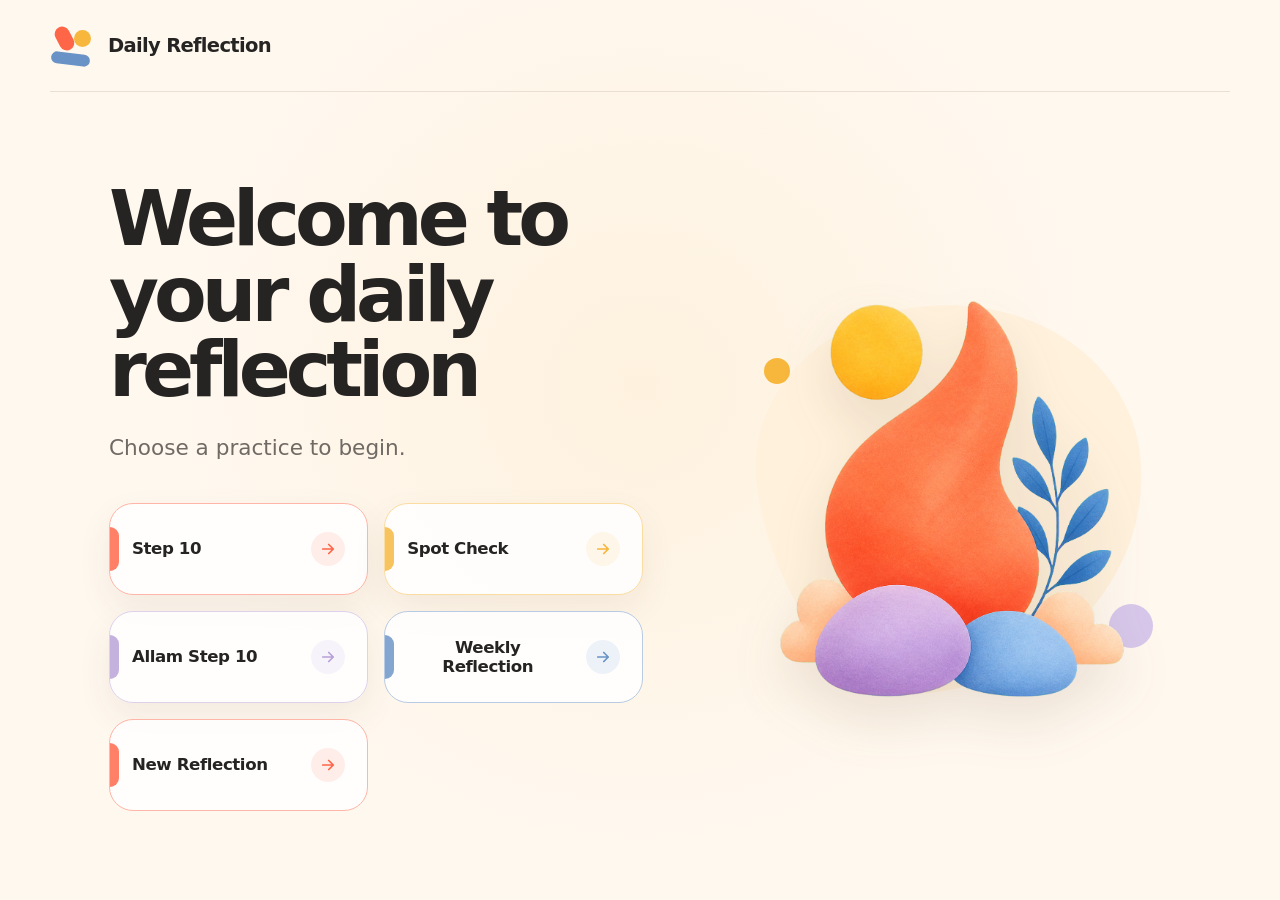
<file: index.html>
<!doctype html>
<html lang="en">
<head>
  <meta charset="utf-8">
  <meta name="viewport" content="width=device-width, initial-scale=1">
  <meta name="theme-color" content="#fffaf3">
  <title>Daily Reflection</title>
  <link rel="icon" href="assets/favicon.svg" type="image/svg+xml">
  <link rel="stylesheet" href="assets/styles/theme.css">
  <link rel="stylesheet" href="assets/styles/home.css">
  <script defer src="assets/scripts/home.js"></script>
</head>
<body>
  <div class="page-shell">
    <header class="site-header">
      <a class="brand" href="index.html" aria-label="Daily Reflection home">
        <span class="brand-mark" aria-hidden="true"><span></span><span></span><span></span></span>
        <span>Daily Reflection</span>
      </a>
    </header>

    <main>
      <section class="welcome-copy" aria-labelledby="welcomeTitle">
        <h1 id="welcomeTitle">Welcome to your daily reflection</h1>
        <p class="intro">Choose a practice to begin.</p>
        <nav id="reflectionNav" class="reflection-nav" aria-label="Reflection practices"></nav>
      </section>

      <div class="companion-stage" aria-hidden="true">
        <span class="floating-dot"></span>
        <img src="assets/reflection-companion.png" alt="">
      </div>
    </main>
  </div>
</body>
</html>
</file>
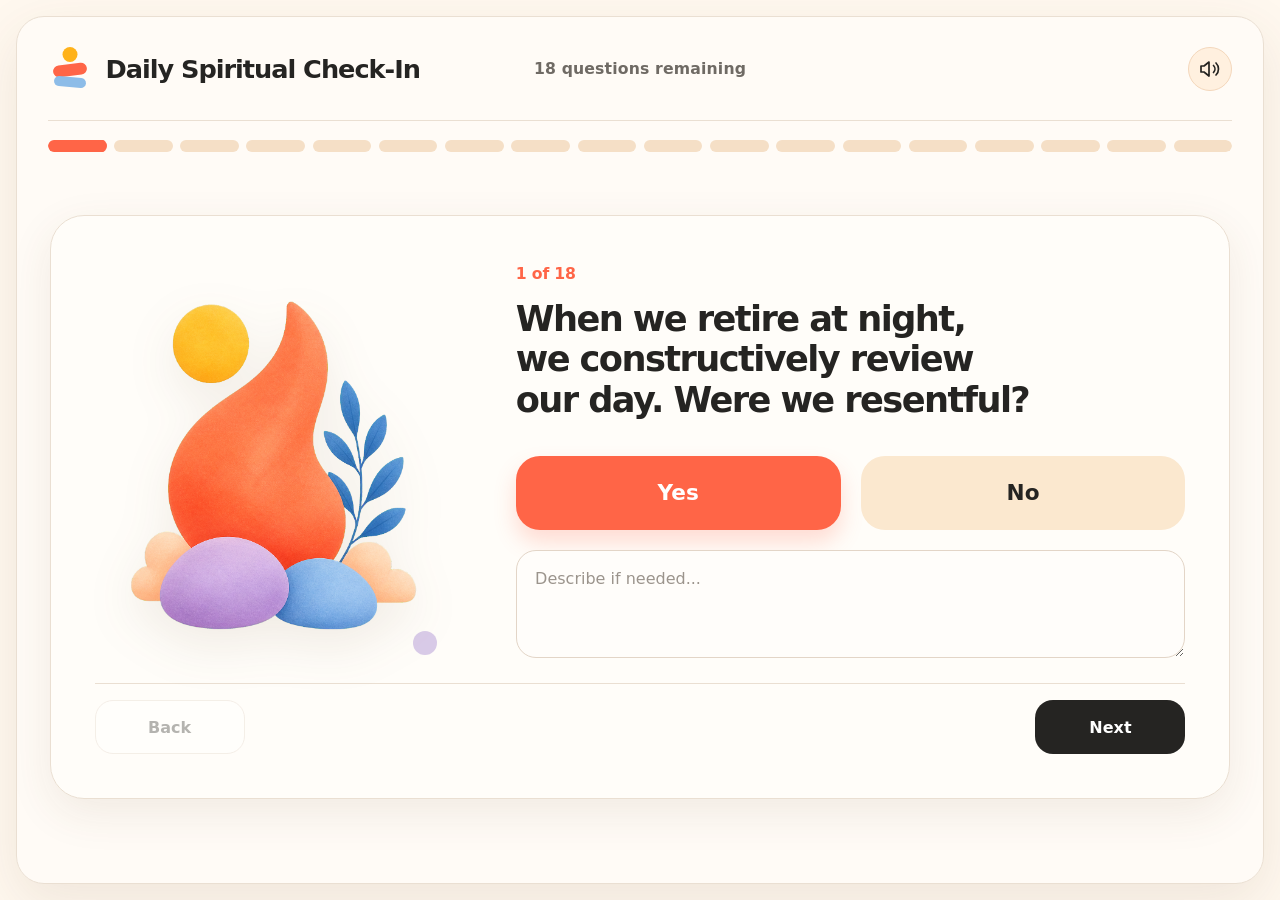
<file: daily-reflection.html>
<!DOCTYPE html>
<html lang="en">
<head>
  <meta charset="UTF-8">
  <meta name="viewport" content="width=device-width, initial-scale=1">
  <meta name="theme-color" content="#fff8ef">
  <title>Daily Check-in</title>
  <link rel="icon" href="assets/favicon.svg" type="image/svg+xml">
  <link rel="stylesheet" href="assets/styles/theme.css">
  <link rel="stylesheet" href="assets/styles/question-flow.css">
  <script defer src="assets/scripts/question-components.js"></script>
  <script defer src="assets/scripts/question-flow.js"></script>
  <script defer src="assets/scripts/daily-reflection.js"></script>
</head>
<body>
  <div class="app-shell">
    <header class="app-header">
      <div class="header-row">
        <p class="brand">
          <span class="brand-mark" aria-hidden="true">
            <span class="sun"></span>
            <span class="coral"></span>
            <span class="sky"></span>
          </span>
          <span>Daily Spiritual Check-In</span>
        </p>
        <div id="remainingCount" class="remaining-count" aria-live="polite">Questions loading...</div>
        <button id="soundToggle" class="sound-toggle" type="button" aria-label="Mute answer sounds" aria-pressed="false">
          <svg class="sound-on" viewBox="0 0 24 24" fill="none" stroke="currentColor" stroke-width="1.7" stroke-linecap="round" stroke-linejoin="round" aria-hidden="true">
            <path d="M11 5 6 9H3v6h3l5 4V5Z"></path>
            <path d="M15.5 8.5a5 5 0 0 1 0 7"></path>
            <path d="M18 6a8.5 8.5 0 0 1 0 12"></path>
          </svg>
          <svg class="sound-off" viewBox="0 0 24 24" fill="none" stroke="currentColor" stroke-width="1.7" stroke-linecap="round" stroke-linejoin="round" aria-hidden="true">
            <path d="M11 5 6 9H3v6h3l5 4V5Z"></path>
            <path d="m16 9 5 5"></path>
            <path d="m21 9-5 5"></path>
          </svg>
        </button>
      </div>
      <div id="progressTrack" class="progress-track" role="progressbar" aria-label="Check-in progress" aria-valuemin="0" aria-valuenow="0">
        <div id="progressValue" class="progress-value" aria-hidden="true"></div>
      </div>
    </header>

    <main id="stage" class="stage">
      <div id="questionMount"></div>

      <section id="completion" class="completion-view" hidden>
        <img class="completion-illustration" src="assets/reflection-companion.png" alt="">
        <h1>Reflection complete</h1>
        <p>Thank you for your honesty and willingness to grow.</p>
        <div class="completion-actions">
          <button id="completionBack" class="completion-back-button" type="button">Back</button>
          <button id="submitBtn" class="finish-button" type="button">Finish check-in</button>
        </div>
      </section>

      <section id="thankYou" class="thank-you-view" hidden>
        <h1>Thank you</h1>
        <p>Your check-in is complete. You will be redirected shortly...</p>
      </section>
    </main>
  </div>

  <div id="answerStatus" class="visually-hidden" role="status" aria-live="polite"></div>
</body>
</html>
</file>
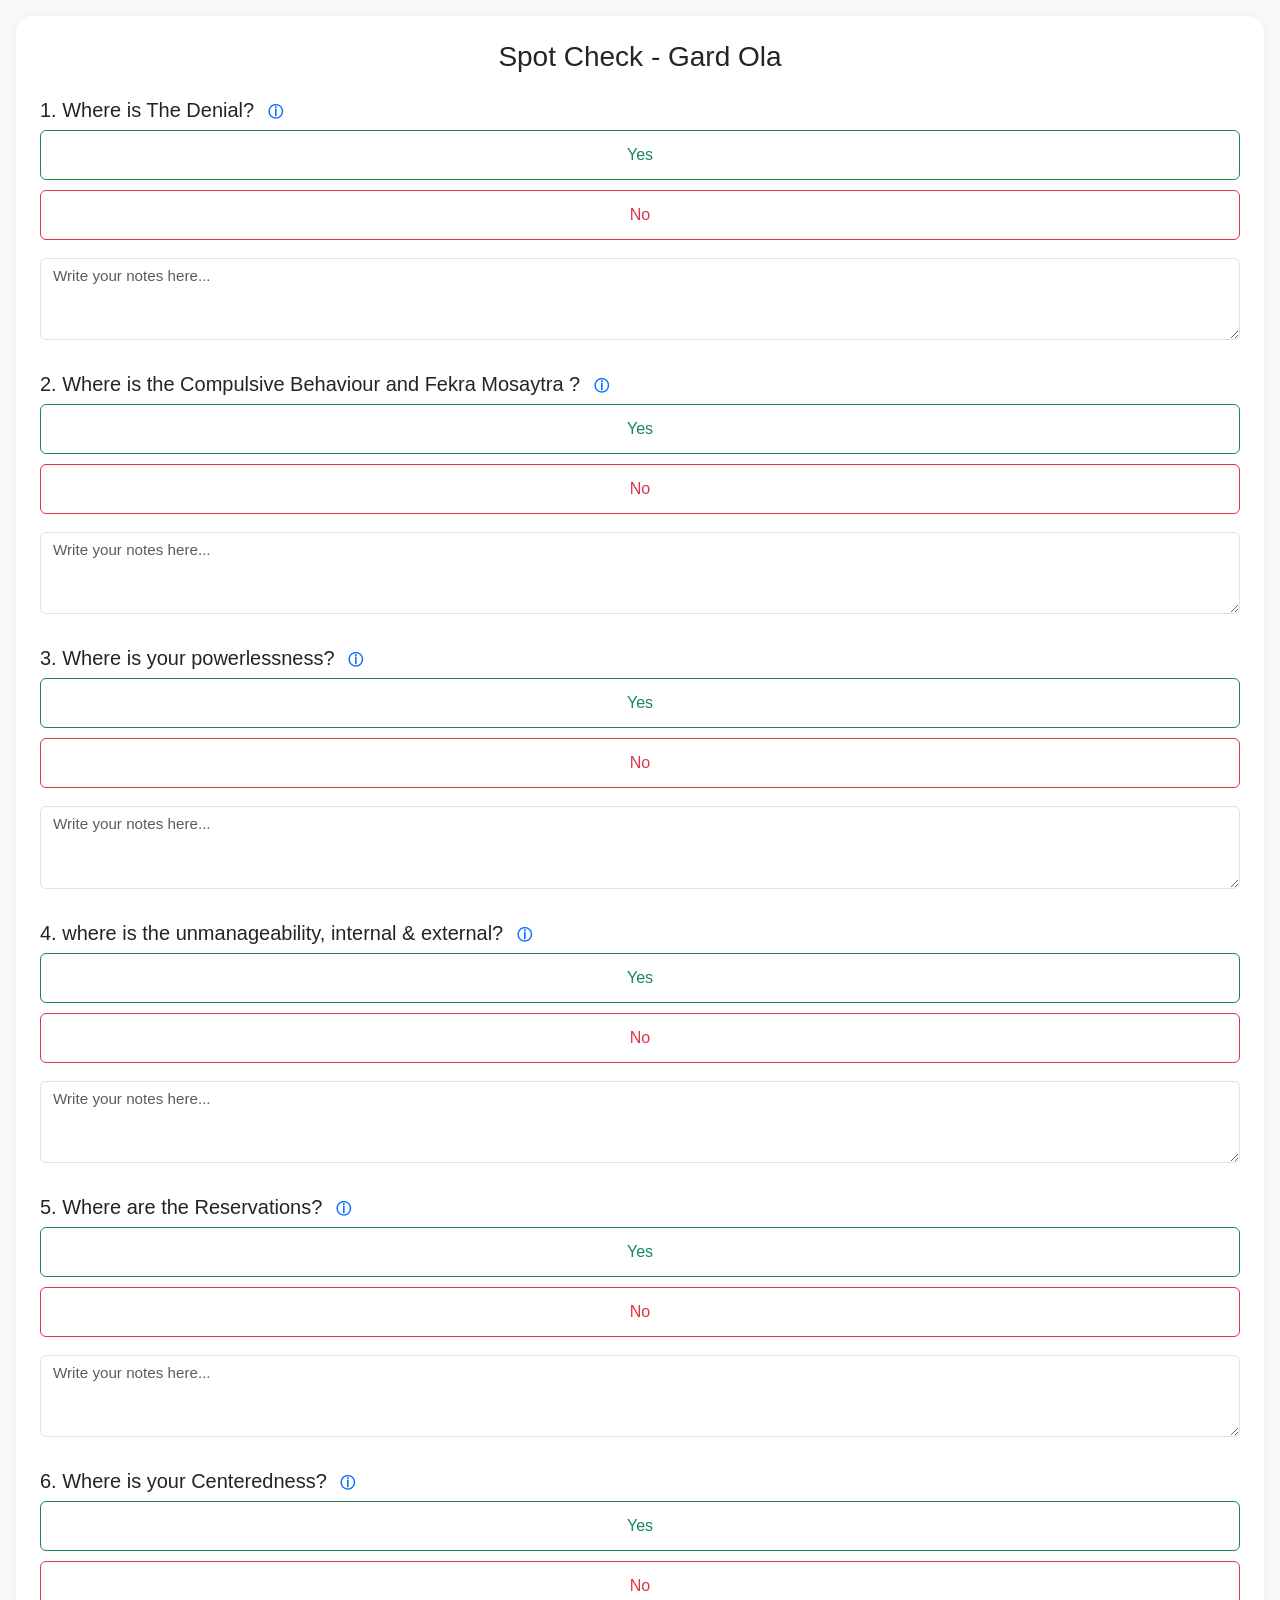
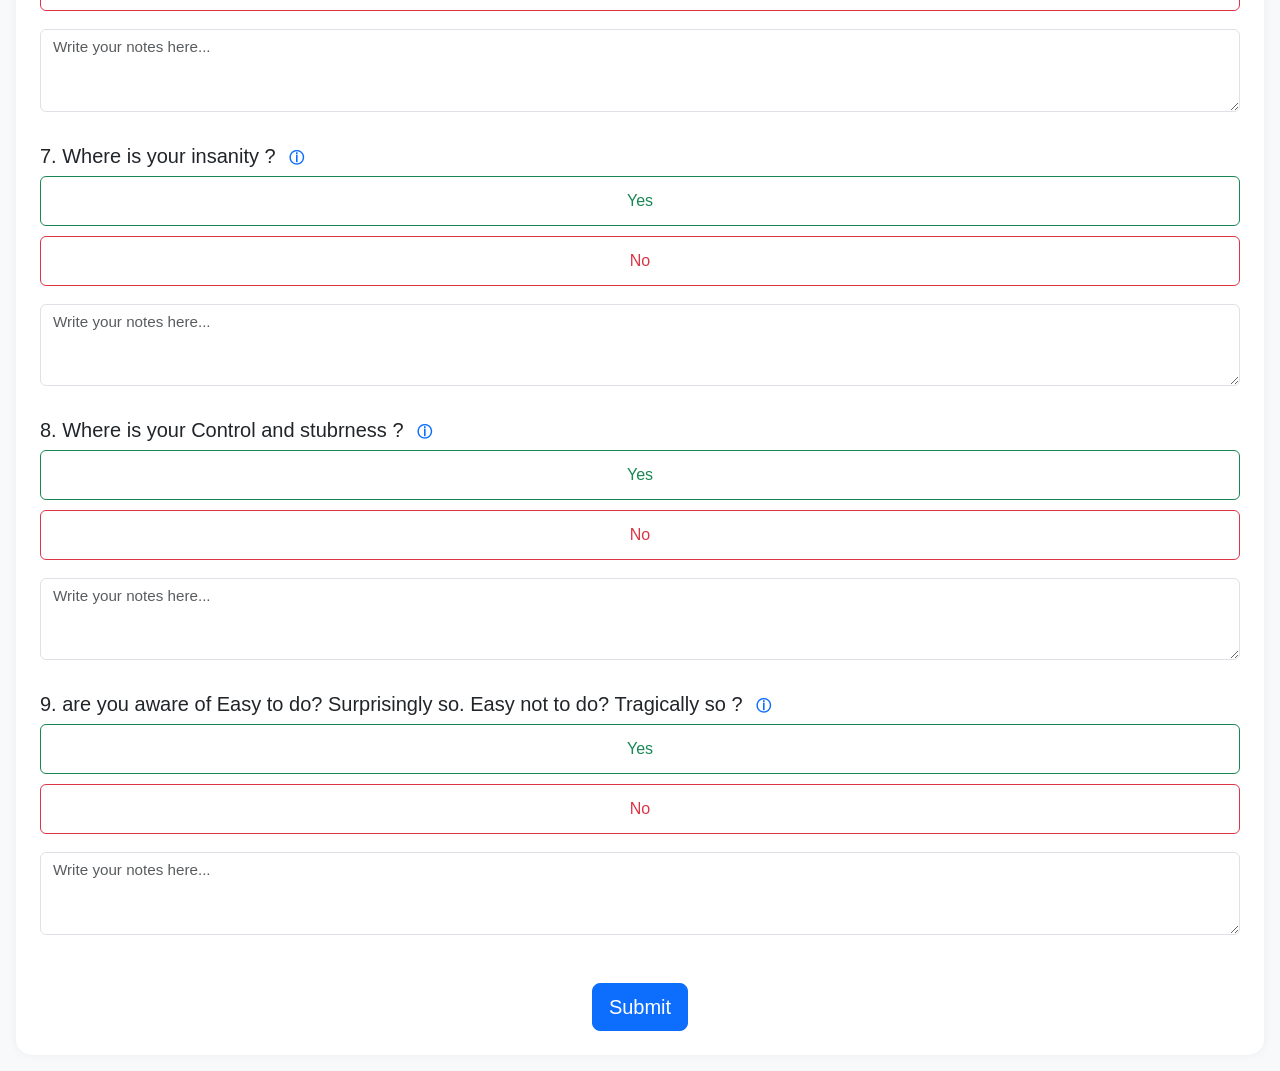
<file: gardola.html>
<!DOCTYPE html>
<html lang="en">
<head>
  <meta charset="UTF-8">
  <title>Step 1 Self Check</title>
  <meta name="viewport" content="width=device-width, initial-scale=1">
  <link href="https://cdn.jsdelivr.net/npm/bootstrap@5.3.0/dist/css/bootstrap.min.css" rel="stylesheet">

  <style>
    body {
      padding: 1rem;
      font-family: Arial, sans-serif;
      background-color: #f8f9fa;
    }

    .container {
      max-width: 100%;
      background-color: white;
      padding: 1.5rem;
      border-radius: 1rem;
      box-shadow: 0 0 10px rgba(0,0,0,0.05);
    }

    .question-block {
      margin-bottom: 2rem;
      text-align: left;
    }

    .diet-button {
      width: 100%;
      margin-bottom: 10px;
      transition: all 0.3s ease;
      font-size: 1rem;
      padding: 0.75rem;
    }

    .diet-button.clicked {
      transform: scale(1.05);
      box-shadow: 0 0 10px rgba(0, 0, 0, 0.15);
    }

    .hidden {
      display: none !important;
    }

    textarea.form-control {
      font-size: 0.95rem;
      margin-top: 8px;
    }

    .hint-icon {
      font-size: 0.95rem;
      margin-left: 8px;
      cursor: pointer;
      color: #0d6efd;
      font-weight: bold;
    }

    /* Make popover wider and readable */
    .popover {
      max-width: 450px;
      white-space: pre-line;
      font-size: 0.95rem;
    }

    @media (max-width: 576px) {
      .popover {
        max-width: 90vw;
      }
    }
  </style>
</head>

<body>
  <div class="container text-center">
    <h3 class="mb-4">Spot Check - Gard Ola</h3>
    <div id="questions"></div>

    <button id="submitBtn" class="btn btn-primary btn-lg mt-3">Submit</button>

    <div id="thankYou" class="mt-4 hidden">
      <h4>✅ Thank you for completing your check-in!</h4>
      <p>You will be redirected shortly...</p>
    </div>
  </div>

  <script>
   const questions = [
      {
        text: "Where is The Denial?",
        enableTextarea: true,
        hint: "Denial is the part of our disease that tells us we don't have a disease..."
      },
      {
        text: "Where is the Compulsive Behaviour and Fekra Mosaytra ?",
        enableTextarea: true,
        hint: "Am I under fekra mosaytra and ra‘gba qahrya? Hal a2dar ma3mlhaash?"
      },
      {
        text: "Where is your powerlessness?",
        enableTextarea: true,
        hint: "We are powerless when the driving force in our life is beyond our control..."
      },
      {
        text: "where is the unmanageability, internal & external?",
        enableTextarea: true,
        hint: "Outward unmanageability is often identified by such things as arrests, job losses..."
      },
      {
        text: "Where are the Reservations?",
        enableTextarea: true,
        hint: "Reservations are places which I kept to handle myself with no program or help."
      },
      {
        text: "Where is your Centeredness?",
        enableTextarea: true,
        hint: "is everything about you ?"
      },
      {
        text: "Where is your insanity ?",
        enableTextarea: true,
        hint: "is everything about you ?"
      },
      {
        text: "Where is your Control and stubrness ?",
        enableTextarea: true,
        hint: "is everything about you ?"
      },
      {
        text: "are you aware of Easy to do? Surprisingly so. Easy not to do? Tragically so ?",
        enableTextarea: true,
        hint: "is everything about you ?"
      }
    ];

    const container = document.getElementById("questions");

    questions.forEach((q, i) => {
      const id = `q${i}`;
      const block = document.createElement("div");
      block.className = "question-block";

      const textareaHTML = q.enableTextarea
        ? `<textarea class="form-control" rows="3" placeholder="Write your notes here..."></textarea>`
        : "";

      block.innerHTML = `
        <h5>
          ${i + 1}. ${q.text}
          <span class="hint-icon"
            data-bs-toggle="popover"
            data-bs-trigger="hover focus"
            data-bs-placement="right"
            data-bs-content="${q.hint.replace(/"/g, '&quot;')}">
            ⓘ
          </span>
        </h5>

        <button id="${id}Yes" class="btn btn-outline-success diet-button">Yes</button>
        <button id="${id}No" class="btn btn-outline-danger diet-button">No</button>

        ${textareaHTML}
      `;
      container.appendChild(block);

      const yesBtn = block.querySelector(`#${id}Yes`);
      const noBtn = block.querySelector(`#${id}No`);

      yesBtn.addEventListener("click", () => {
        yesBtn.classList.remove("btn-outline-success");
        yesBtn.classList.add("btn-success", "clicked");
        noBtn.classList.add("hidden");
      });

      noBtn.addEventListener("click", () => {
        noBtn.classList.remove("btn-outline-danger");
        noBtn.classList.add("btn-danger", "clicked");
        yesBtn.classList.add("hidden");
      });
    });

    // Activate popovers
    document.addEventListener("DOMContentLoaded", function () {
      const popoverTriggerList = [].slice.call(document.querySelectorAll('[data-bs-toggle="popover"]'));
      popoverTriggerList.map(function (popoverTriggerEl) {
        return new bootstrap.Popover(popoverTriggerEl);
      });
    });

    document.getElementById("submitBtn").addEventListener("click", () => {
      document.getElementById("questions").classList.add("hidden");
      document.getElementById("submitBtn").classList.add("hidden");
      document.getElementById("thankYou").classList.remove("hidden");

      setTimeout(() => {
        window.location.href = "https://www.google.com";
      }, 5000);
    });
  </script>

  <script src="https://cdn.jsdelivr.net/npm/bootstrap@5.3.0/dist/js/bootstrap.bundle.min.js"></script>
</body>
</html>
</file>
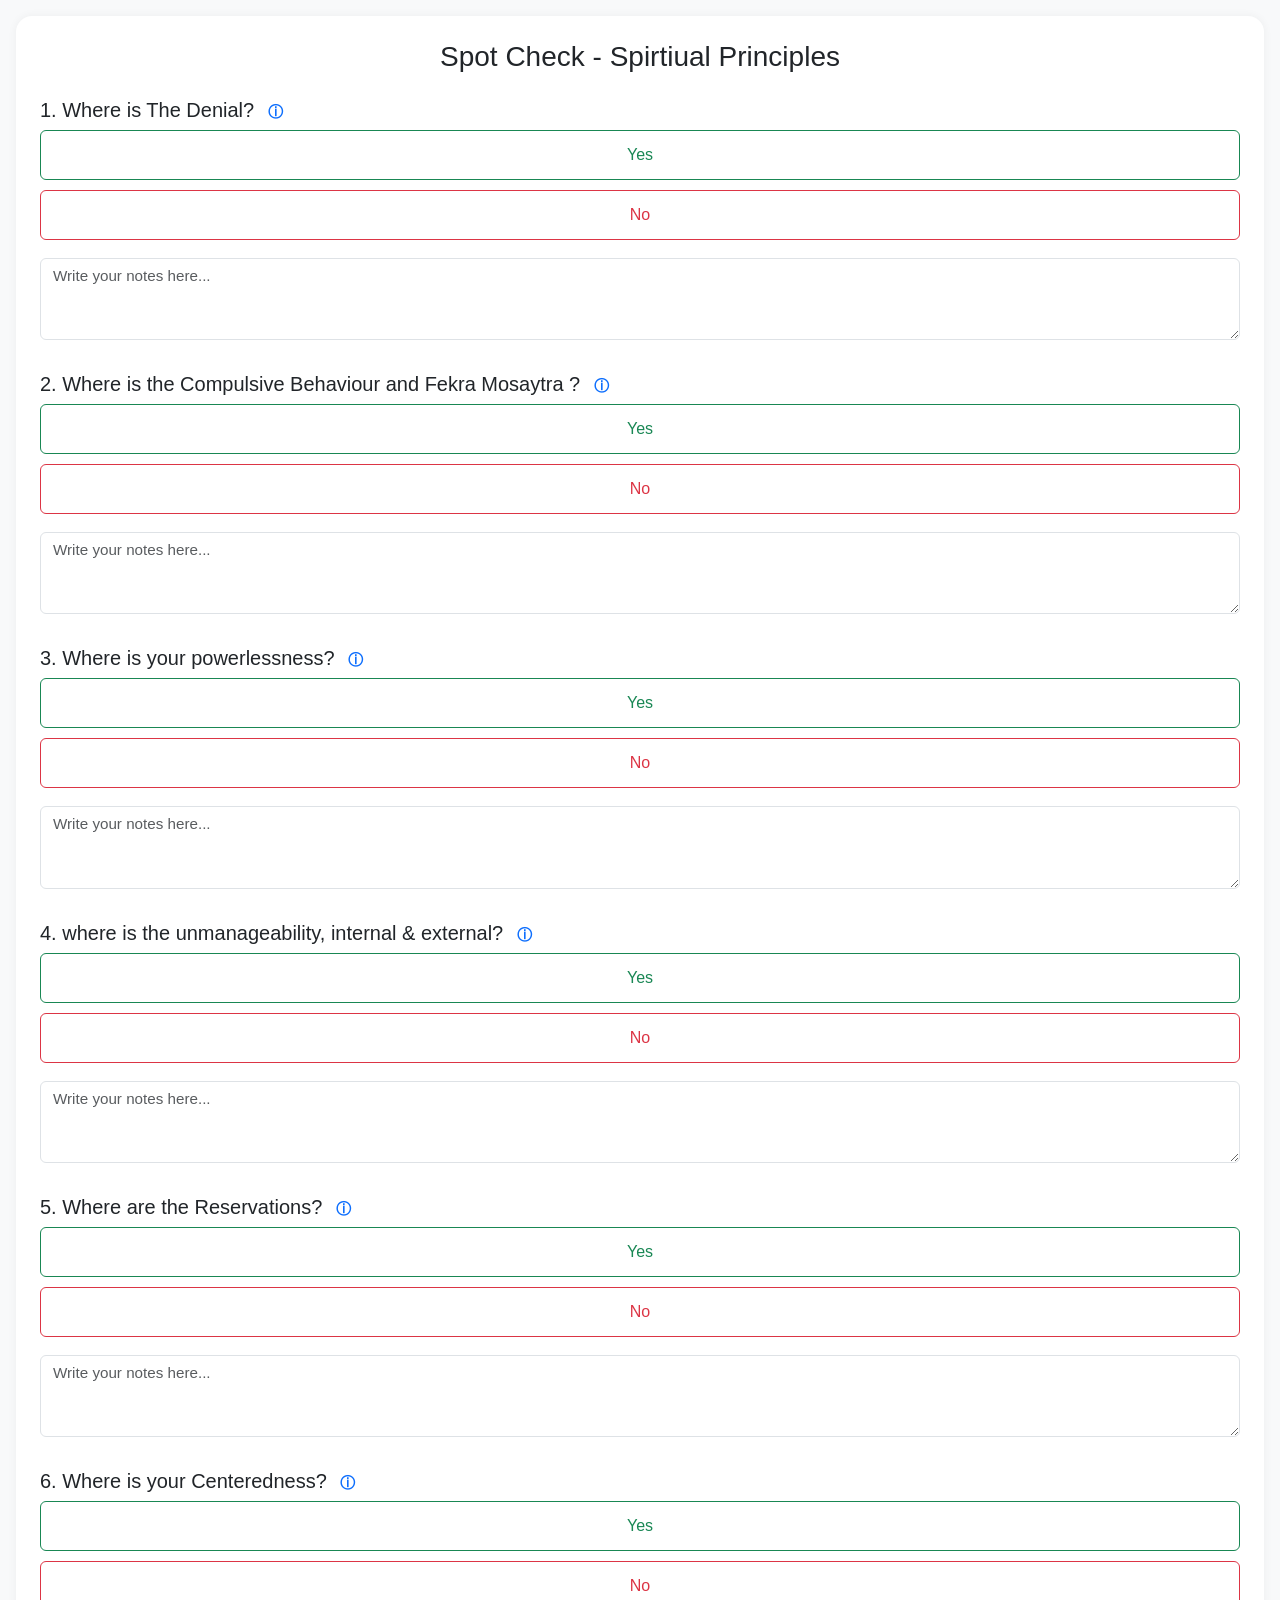
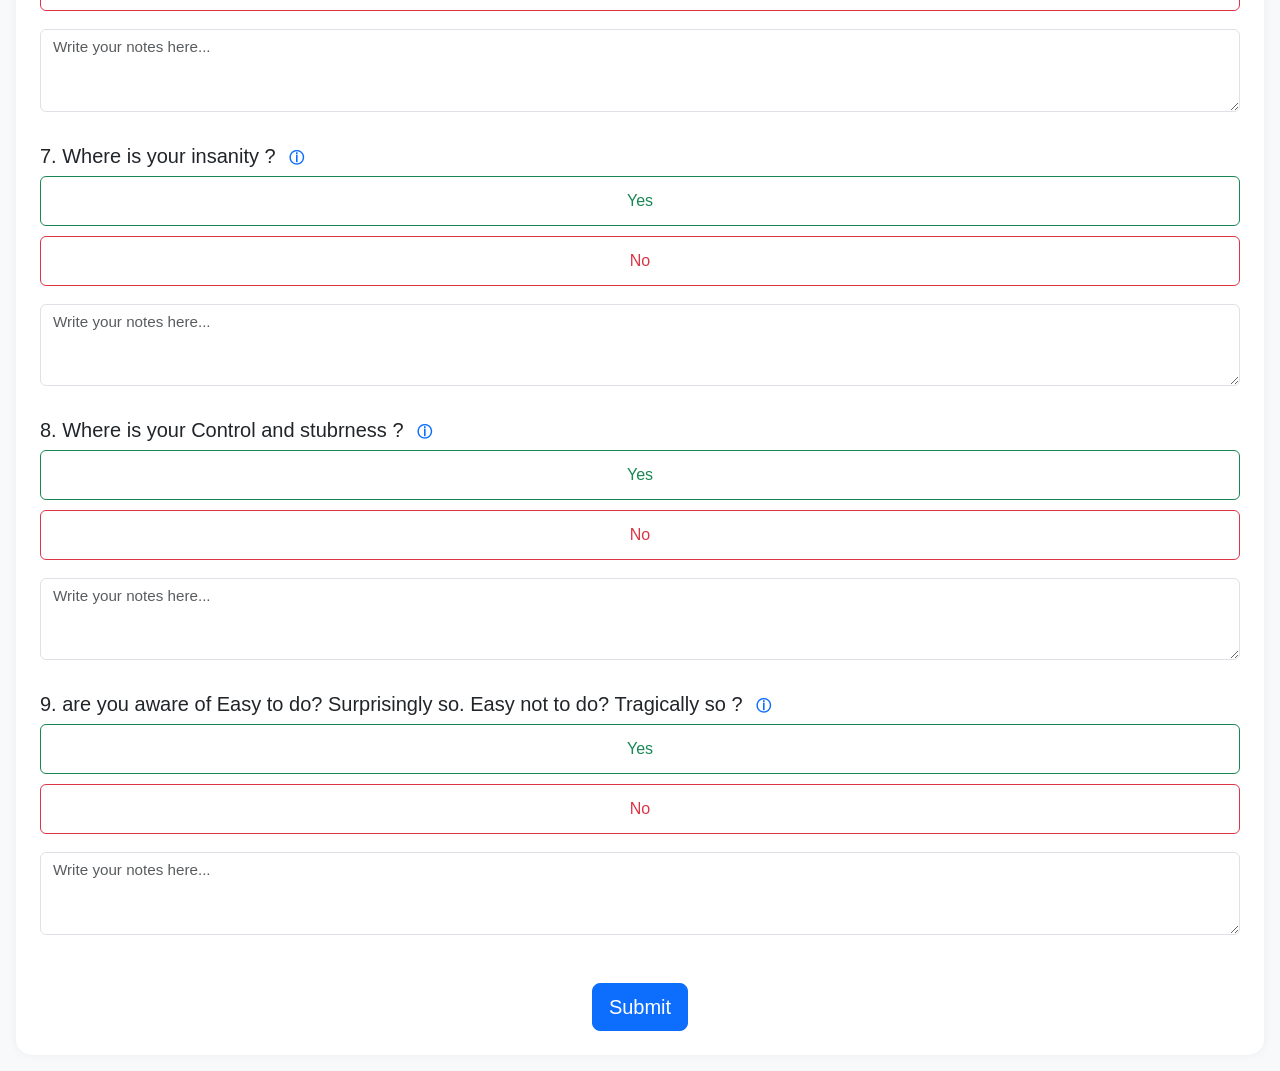
<file: spirtiualPrinciples.html>
<!DOCTYPE html>
<html lang="en">
<head>
  <meta charset="UTF-8">
  <title>Step 1 Self Check</title>
  <meta name="viewport" content="width=device-width, initial-scale=1">
  <link href="https://cdn.jsdelivr.net/npm/bootstrap@5.3.0/dist/css/bootstrap.min.css" rel="stylesheet">

  <style>
    body {
      padding: 1rem;
      font-family: Arial, sans-serif;
      background-color: #f8f9fa;
    }

    .container {
      max-width: 100%;
      background-color: white;
      padding: 1.5rem;
      border-radius: 1rem;
      box-shadow: 0 0 10px rgba(0,0,0,0.05);
    }

    .question-block {
      margin-bottom: 2rem;
      text-align: left;
    }

    .diet-button {
      width: 100%;
      margin-bottom: 10px;
      transition: all 0.3s ease;
      font-size: 1rem;
      padding: 0.75rem;
    }

    .diet-button.clicked {
      transform: scale(1.05);
      box-shadow: 0 0 10px rgba(0, 0, 0, 0.15);
    }

    .hidden {
      display: none !important;
    }

    textarea.form-control {
      font-size: 0.95rem;
      margin-top: 8px;
    }

    .hint-icon {
      font-size: 0.95rem;
      margin-left: 8px;
      cursor: pointer;
      color: #0d6efd;
      font-weight: bold;
    }

    /* Make popover wider and readable */
    .popover {
      max-width: 450px;
      white-space: pre-line;
      font-size: 0.95rem;
    }

    @media (max-width: 576px) {
      .popover {
        max-width: 90vw;
      }
    }
  </style>
</head>

<body>
  <div class="container text-center">
    <h3 class="mb-4">Spot Check - Spirtiual Principles</h3>
    <div id="questions"></div>

    <button id="submitBtn" class="btn btn-primary btn-lg mt-3">Submit</button>

    <div id="thankYou" class="mt-4 hidden">
      <h4>✅ Thank you for completing your check-in!</h4>
      <p>You will be redirected shortly...</p>
    </div>
  </div>

  <script>
   const questions = [
      {
        text: "Where is The Denial?",
        enableTextarea: true,
        hint: "Denial is the part of our disease that tells us we don't have a disease..."
      },
      {
        text: "Where is the Compulsive Behaviour and Fekra Mosaytra ?",
        enableTextarea: true,
        hint: "Am I under fekra mosaytra and ra‘gba qahrya? Hal a2dar ma3mlhaash?"
      },
      {
        text: "Where is your powerlessness?",
        enableTextarea: true,
        hint: "We are powerless when the driving force in our life is beyond our control..."
      },
      {
        text: "where is the unmanageability, internal & external?",
        enableTextarea: true,
        hint: "Outward unmanageability is often identified by such things as arrests, job losses..."
      },
      {
        text: "Where are the Reservations?",
        enableTextarea: true,
        hint: "Reservations are places which I kept to handle myself with no program or help."
      },
      {
        text: "Where is your Centeredness?",
        enableTextarea: true,
        hint: "is everything about you ?"
      },
      {
        text: "Where is your insanity ?",
        enableTextarea: true,
        hint: "is everything about you ?"
      },
      {
        text: "Where is your Control and stubrness ?",
        enableTextarea: true,
        hint: "is everything about you ?"
      },
      {
        text: "are you aware of Easy to do? Surprisingly so. Easy not to do? Tragically so ?",
        enableTextarea: true,
        hint: "is everything about you ?"
      }
    ];

    const container = document.getElementById("questions");

    questions.forEach((q, i) => {
      const id = `q${i}`;
      const block = document.createElement("div");
      block.className = "question-block";

      const textareaHTML = q.enableTextarea
        ? `<textarea class="form-control" rows="3" placeholder="Write your notes here..."></textarea>`
        : "";

      block.innerHTML = `
        <h5>
          ${i + 1}. ${q.text}
          <span class="hint-icon"
            data-bs-toggle="popover"
            data-bs-trigger="hover focus"
            data-bs-placement="right"
            data-bs-content="${q.hint.replace(/"/g, '&quot;')}">
            ⓘ
          </span>
        </h5>

        <button id="${id}Yes" class="btn btn-outline-success diet-button">Yes</button>
        <button id="${id}No" class="btn btn-outline-danger diet-button">No</button>

        ${textareaHTML}
      `;
      container.appendChild(block);

      const yesBtn = block.querySelector(`#${id}Yes`);
      const noBtn = block.querySelector(`#${id}No`);

      yesBtn.addEventListener("click", () => {
        yesBtn.classList.remove("btn-outline-success");
        yesBtn.classList.add("btn-success", "clicked");
        noBtn.classList.add("hidden");
      });

      noBtn.addEventListener("click", () => {
        noBtn.classList.remove("btn-outline-danger");
        noBtn.classList.add("btn-danger", "clicked");
        yesBtn.classList.add("hidden");
      });
    });

    // Activate popovers
    document.addEventListener("DOMContentLoaded", function () {
      const popoverTriggerList = [].slice.call(document.querySelectorAll('[data-bs-toggle="popover"]'));
      popoverTriggerList.map(function (popoverTriggerEl) {
        return new bootstrap.Popover(popoverTriggerEl);
      });
    });

    document.getElementById("submitBtn").addEventListener("click", () => {
      document.getElementById("questions").classList.add("hidden");
      document.getElementById("submitBtn").classList.add("hidden");
      document.getElementById("thankYou").classList.remove("hidden");

      setTimeout(() => {
        window.location.href = "https://www.google.com";
      }, 5000);
    });
  </script>

  <script src="https://cdn.jsdelivr.net/npm/bootstrap@5.3.0/dist/js/bootstrap.bundle.min.js"></script>
</body>
</html>
</file>
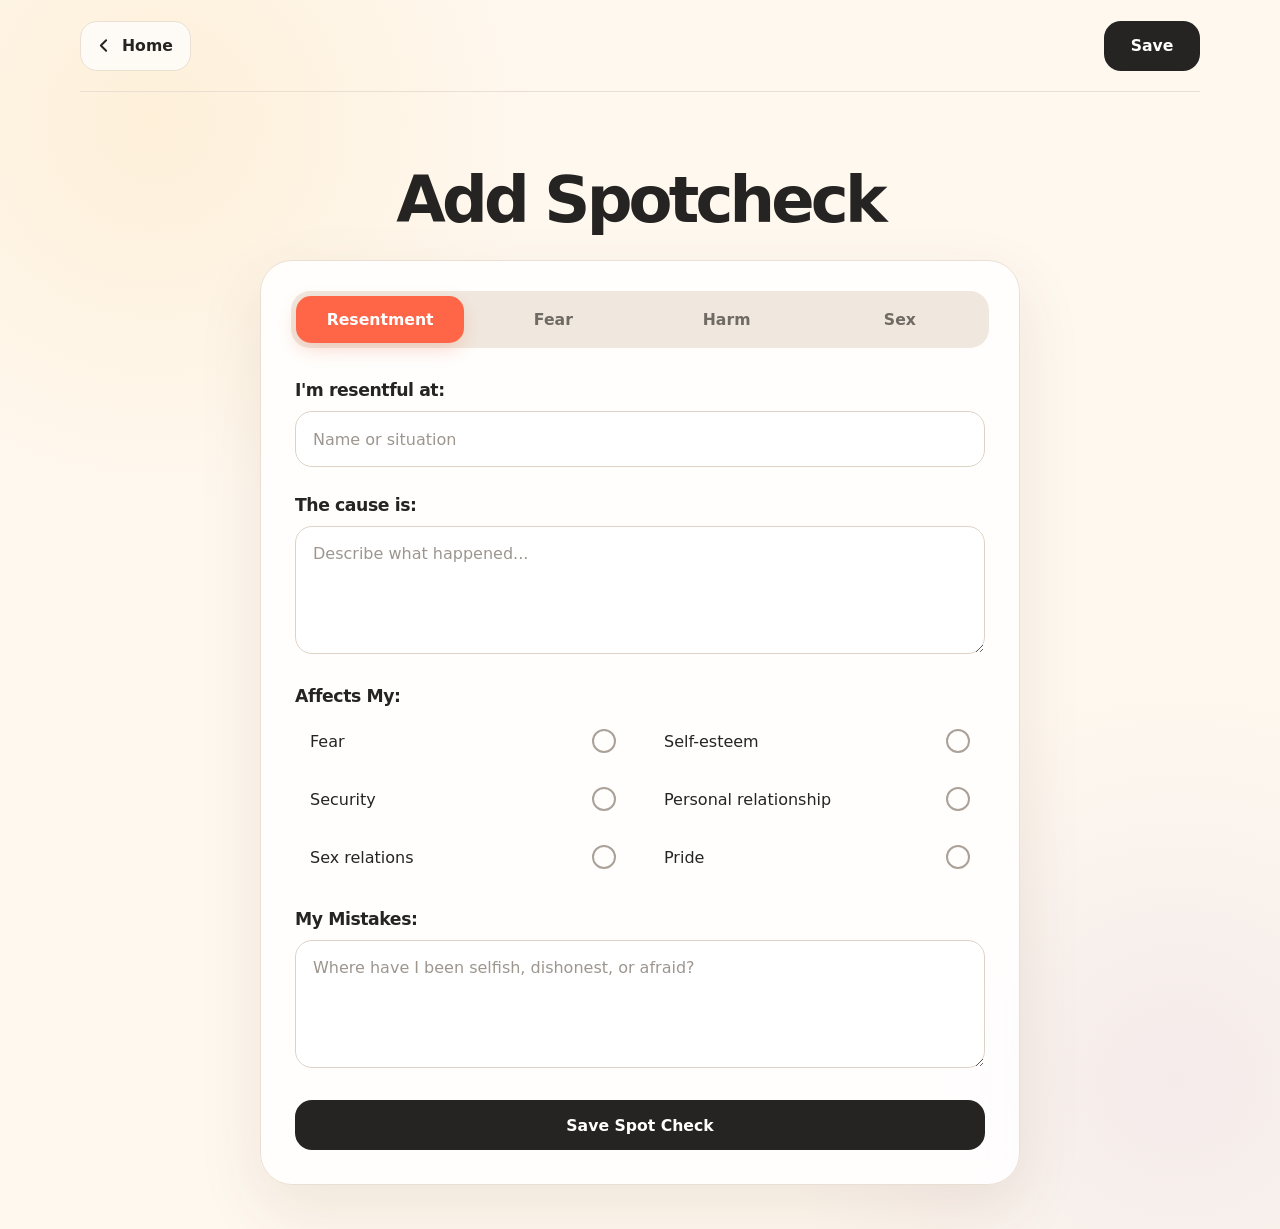
<file: spot-check.html>
<!doctype html>
<html lang="en">
<head>
  <meta charset="utf-8">
  <meta name="viewport" content="width=device-width, initial-scale=1">
  <meta name="theme-color" content="#fffaf3">
  <title>Spot Check</title>
  <link rel="icon" href="assets/favicon.svg" type="image/svg+xml">
  <link rel="stylesheet" href="assets/styles/theme.css">
  <link rel="stylesheet" href="assets/styles/spot-check.css">
  <script defer src="assets/scripts/question-components.js"></script>
  <script defer src="assets/scripts/spot-check.js"></script>
</head>
<body>
  <div class="app-shell">
    <header class="topbar">
      <a class="back-link" href="index.html" aria-label="Back to Daily Reflection home">
        <svg viewBox="0 0 24 24" fill="none" stroke="currentColor" stroke-width="2.25" stroke-linecap="round" stroke-linejoin="round" aria-hidden="true">
          <path d="m15 18-6-6 6-6"></path>
        </svg>
        <span>Home</span>
      </a>
      <button class="save-top" type="button" data-save>Save</button>
    </header>

    <main>
      <div class="page-heading">
        <h1>Add Spotcheck</h1>
      </div>

      <section class="spot-card" aria-labelledby="spotModesLabel">
        <h2 id="spotModesLabel" hidden>Spot Check type</h2>
        <div id="modeTabs" class="mode-tabs" role="tablist" aria-label="Spot Check type"></div>
        <div id="modePanel"></div>
      </section>
    </main>
  </div>

  <div id="saveConfirmation" class="save-confirmation" role="status" aria-live="polite">Spot Check saved</div>
</body>
</html>
</file>
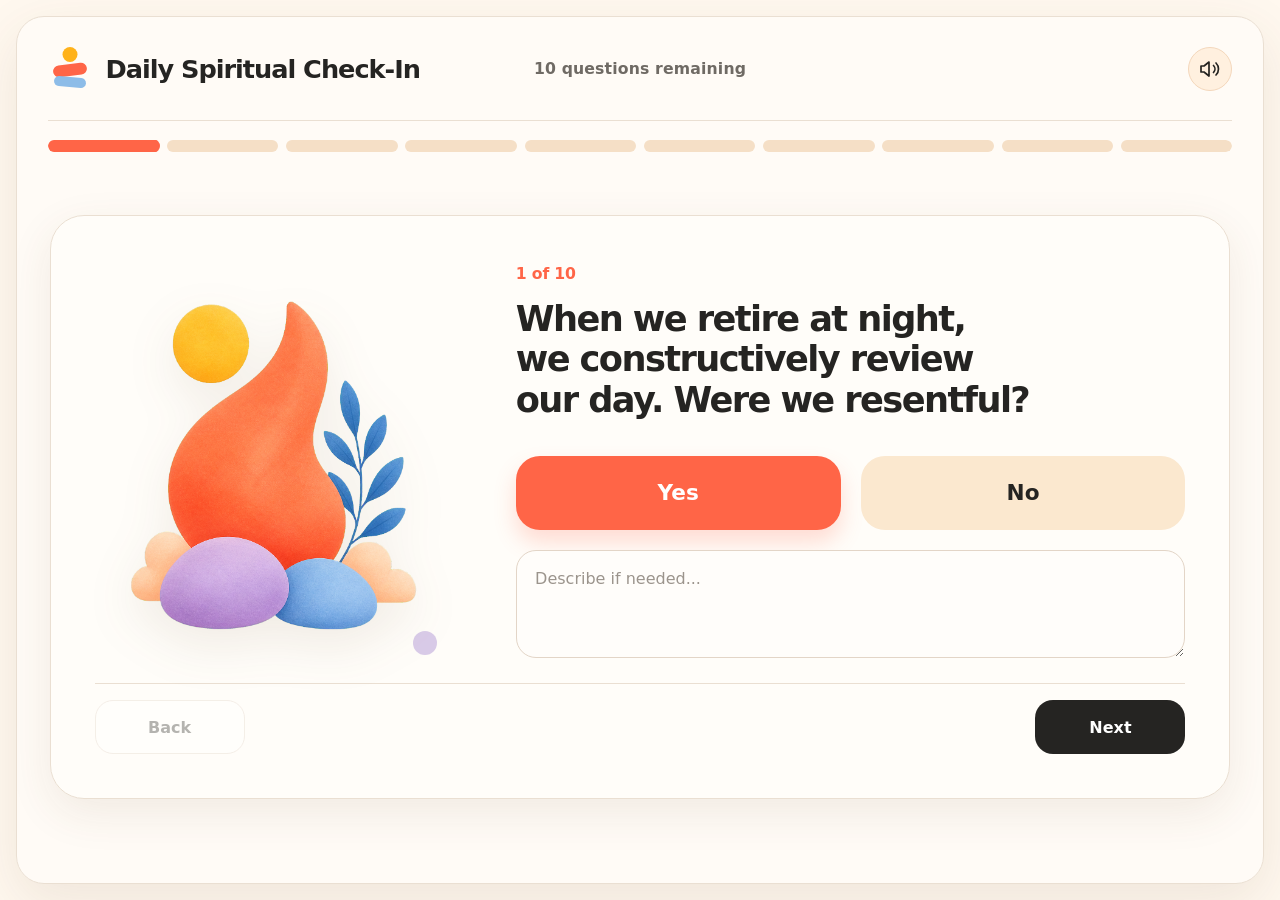
<file: step10.html>
<!DOCTYPE html>
<html lang="en">
<head>
  <meta charset="UTF-8">
  <meta name="viewport" content="width=device-width, initial-scale=1">
  <meta name="theme-color" content="#fff8ef">
  <title>Step 10 Check-in</title>
  <link rel="icon" href="assets/favicon.svg" type="image/svg+xml">
  <link rel="stylesheet" href="assets/styles/theme.css">
  <link rel="stylesheet" href="assets/styles/question-flow.css">
  <script defer src="assets/scripts/question-components.js"></script>
  <script defer src="assets/scripts/question-flow.js"></script>
  <script defer src="assets/scripts/step10.js"></script>
</head>
<body>
  <div class="app-shell">
    <header class="app-header">
      <div class="header-row">
        <p class="brand">
          <span class="brand-mark" aria-hidden="true">
            <span class="sun"></span>
            <span class="coral"></span>
            <span class="sky"></span>
          </span>
          <span>Daily Spiritual Check-In</span>
        </p>
        <div id="remainingCount" class="remaining-count" aria-live="polite">Questions loading...</div>
        <button id="soundToggle" class="sound-toggle" type="button" aria-label="Mute answer sounds" aria-pressed="false">
          <svg class="sound-on" viewBox="0 0 24 24" fill="none" stroke="currentColor" stroke-width="1.7" stroke-linecap="round" stroke-linejoin="round" aria-hidden="true">
            <path d="M11 5 6 9H3v6h3l5 4V5Z"></path>
            <path d="M15.5 8.5a5 5 0 0 1 0 7"></path>
            <path d="M18 6a8.5 8.5 0 0 1 0 12"></path>
          </svg>
          <svg class="sound-off" viewBox="0 0 24 24" fill="none" stroke="currentColor" stroke-width="1.7" stroke-linecap="round" stroke-linejoin="round" aria-hidden="true">
            <path d="M11 5 6 9H3v6h3l5 4V5Z"></path>
            <path d="m16 9 5 5"></path>
            <path d="m21 9-5 5"></path>
          </svg>
        </button>
      </div>
      <div id="progressTrack" class="progress-track" role="progressbar" aria-label="Check-in progress" aria-valuemin="0" aria-valuenow="0">
        <div id="progressValue" class="progress-value" aria-hidden="true"></div>
      </div>
    </header>

    <main id="stage" class="stage">
      <div id="questionMount"></div>

      <section id="completion" class="completion-view" hidden>
        <img class="completion-illustration" src="assets/reflection-companion.png" alt="">
        <h1>Reflection complete</h1>
        <p>Thank you for your honesty and willingness to grow.</p>
        <div class="completion-actions">
          <button id="completionBack" class="completion-back-button" type="button">Back</button>
          <button id="submitBtn" class="finish-button" type="button">Finish check-in</button>
        </div>
      </section>

      <section id="thankYou" class="thank-you-view" hidden>
        <h1>Thank you</h1>
        <p>Your check-in is complete. You will be redirected shortly...</p>
      </section>
    </main>
  </div>

  <div id="answerStatus" class="visually-hidden" role="status" aria-live="polite"></div>
</body>
</html>
</file>
<file: assets/styles/theme.css>
:root {
  color-scheme: light;
  --canvas: #fff8ef;
  --background: var(--canvas);
  --paper: #fffdf9;
  --surface: rgba(255, 255, 255, 0.86);
  --text: #252422;
  --muted: #6f6a64;
  --line: #eadfd2;
  --coral: #ff6547;
  --coral-dark: #e84e34;
  --coral-soft: #fff0e9;
  --sun: #ffb21a;
  --yellow: #f6b73c;
  --peach: #fbe8cf;
  --lavender: #b8a0d8;
  --blue: #6993c6;
  --sky: #8dbce8;
  --focus: #814fcb;
  --radius: 30px;
  --shadow: 0 24px 65px rgba(86, 57, 30, 0.1);
  --ease: cubic-bezier(0.22, 1, 0.36, 1);
  --font-rounded: "Arial Rounded MT Bold", "Nunito", ui-rounded, system-ui, -apple-system, BlinkMacSystemFont, "Segoe UI", sans-serif;
}

* {
  box-sizing: border-box;
}

html {
  min-height: 100%;
  background: var(--background);
}

html,
body {
  margin: 0;
}

body {
  min-height: 100vh;
  overflow-x: hidden;
  color: var(--text);
  background: var(--background);
  font-family: var(--font-rounded);
  -webkit-font-smoothing: antialiased;
}

button,
input,
textarea,
a {
  font: inherit;
}

button,
a {
  -webkit-tap-highlight-color: transparent;
}

button {
  color: inherit;
}

.visually-hidden {
  position: absolute !important;
  width: 1px !important;
  height: 1px !important;
  padding: 0 !important;
  margin: -1px !important;
  overflow: hidden !important;
  clip: rect(0, 0, 0, 0) !important;
  white-space: nowrap !important;
  border: 0 !important;
}

[hidden] {
  display: none !important;
}

@media (prefers-reduced-motion: reduce) {
  *,
  *::before,
  *::after {
    scroll-behavior: auto !important;
    animation-duration: 0.01ms !important;
    animation-iteration-count: 1 !important;
    transition-duration: 0.01ms !important;
  }
}
</file>
<file: assets/styles/home.css>
body {
  min-height: 100vh;
  overflow-x: clip;
  background:
    radial-gradient(circle at 50% 43%, rgba(246, 183, 60, 0.09), transparent 29rem),
    var(--background);
}

.page-shell {
  width: min(1180px, calc(100% - 32px));
  min-height: 100vh;
  margin: 0 auto;
  display: flex;
  flex-direction: column;
}

.site-header {
  min-height: 92px;
  display: flex;
  align-items: center;
  border-bottom: 1px solid var(--line);
}

.brand {
  display: inline-flex;
  align-items: center;
  gap: 14px;
  color: var(--text);
  text-decoration: none;
  font-size: 1.22rem;
  font-weight: 850;
  letter-spacing: -0.035em;
}

.brand-mark {
  position: relative;
  width: 44px;
  height: 40px;
  flex: none;
}

.brand-mark span {
  position: absolute;
  display: block;
  border-radius: 999px;
}

.brand-mark span:nth-child(1) {
  width: 15px;
  height: 25px;
  top: 0;
  left: 7px;
  background: var(--coral);
  transform: rotate(-28deg);
}

.brand-mark span:nth-child(2) {
  width: 17px;
  height: 17px;
  top: 4px;
  right: 3px;
  background: var(--yellow);
}

.brand-mark span:nth-child(3) {
  width: 39px;
  height: 12px;
  bottom: 1px;
  left: 1px;
  background: var(--blue);
  transform: rotate(7deg);
}

main {
  flex: 1;
  display: grid;
  grid-template-columns: minmax(0, 1fr) minmax(290px, 0.82fr);
  align-items: center;
  gap: clamp(42px, 7vw, 100px);
  padding: clamp(48px, 7vh, 78px) 5%;
}

.welcome-copy {
  max-width: 630px;
}

h1 {
  max-width: 650px;
  margin: 0;
  font-size: clamp(3.2rem, 6vw, 5.75rem);
  line-height: 0.98;
  letter-spacing: -0.065em;
  text-wrap: balance;
}

.intro {
  max-width: 490px;
  margin: 24px 0 38px;
  color: var(--muted);
  font-size: clamp(1.08rem, 1.7vw, 1.35rem);
  line-height: 1.55;
}

.reflection-nav {
  display: grid;
  grid-template-columns: repeat(2, minmax(0, 1fr));
  gap: 16px;
}

.reflection-link {
  --accent: var(--coral);
  min-height: 92px;
  padding: 20px 22px;
  display: flex;
  align-items: center;
  justify-content: space-between;
  gap: 18px;
  overflow: hidden;
  position: relative;
  color: var(--text);
  background: var(--surface);
  border: 1.5px solid color-mix(in srgb, var(--accent) 48%, white);
  border-radius: 24px;
  box-shadow: 0 14px 35px rgba(91, 62, 33, 0.07);
  text-decoration: none;
  font-size: 1.04rem;
  font-weight: 800;
  letter-spacing: -0.025em;
  transition: transform 220ms var(--ease), box-shadow 220ms ease, background 220ms ease;
  animation: link-enter 520ms var(--ease) both;
  animation-delay: calc(var(--item-index) * 70ms + 160ms);
}

.reflection-link:nth-child(2) { --accent: var(--yellow); }
.reflection-link:nth-child(3) { --accent: var(--lavender); }
.reflection-link:nth-child(4) { --accent: var(--blue); }

.reflection-link::before {
  content: "";
  width: 9px;
  height: 44px;
  position: absolute;
  inset: 50% auto auto 0;
  border-radius: 0 99px 99px 0;
  background: var(--accent);
  transform: translateY(-50%);
  opacity: 0.82;
}

.reflection-link:hover:not(.is-disabled) {
  transform: translateY(-4px);
  background: #fff;
  box-shadow: 0 19px 44px rgba(91, 62, 33, 0.12);
}

.reflection-link.is-disabled {
  cursor: not-allowed;
  opacity: 0.58;
  box-shadow: none;
}

.reflection-link:focus-visible {
  outline: 4px solid color-mix(in srgb, var(--accent) 38%, transparent);
  outline-offset: 4px;
}

.link-arrow {
  width: 34px;
  height: 34px;
  flex: none;
  display: grid;
  place-items: center;
  border-radius: 50%;
  color: var(--accent);
  background: color-mix(in srgb, var(--accent) 12%, white);
  transition: transform 220ms var(--ease);
}

.reflection-link:hover:not(.is-disabled) .link-arrow {
  transform: translateX(3px);
}

.link-arrow svg {
  width: 18px;
  height: 18px;
}

.companion-stage {
  min-height: 460px;
  display: grid;
  place-items: center;
  position: relative;
  isolation: isolate;
  animation: stage-enter 700ms var(--ease) 80ms both;
}

.companion-stage::before {
  content: "";
  width: min(30vw, 410px);
  aspect-ratio: 1;
  position: absolute;
  z-index: -1;
  border-radius: 47% 53% 61% 39% / 40% 45% 55% 60%;
  background: #fff1dc;
  transform: rotate(-8deg);
}

.companion-stage::after {
  content: "";
  width: 44px;
  aspect-ratio: 1;
  position: absolute;
  right: 4%;
  bottom: 19%;
  z-index: -1;
  border-radius: 50%;
  background: #d3c2ea;
  opacity: 0.9;
}

.companion-stage img {
  width: min(100%, 430px);
  height: auto;
  display: block;
  filter: drop-shadow(0 24px 26px rgba(96, 65, 37, 0.12));
}

.floating-dot {
  width: 26px;
  aspect-ratio: 1;
  position: absolute;
  top: 22%;
  left: 7%;
  border-radius: 50%;
  background: var(--yellow);
  animation: float 4s ease-in-out infinite;
}

@keyframes link-enter {
  from { opacity: 0; transform: translateY(14px); }
  to { opacity: 1; transform: translateY(0); }
}

@keyframes stage-enter {
  from { opacity: 0; transform: translateX(24px) scale(0.98); }
  to { opacity: 1; transform: translateX(0) scale(1); }
}

@keyframes float {
  50% { transform: translateY(-10px); }
}

@media (max-width: 860px) {
  .page-shell {
    min-height: auto;
  }

  main {
    grid-template-columns: 1fr;
    gap: 10px;
    padding: 52px 3% 56px;
  }

  .welcome-copy {
    max-width: 680px;
    margin: 0 auto;
    text-align: center;
  }

  .intro {
    margin-inline: auto;
  }

  .reflection-nav {
    text-align: left;
  }

  .companion-stage {
    grid-row: 1;
    min-height: 280px;
  }

  .companion-stage::before {
    width: min(64vw, 350px);
  }

  .companion-stage img {
    width: min(76%, 340px);
  }
}

@media (max-width: 560px) {
  .page-shell {
    width: min(100% - 24px, 1180px);
  }

  .site-header {
    min-height: 76px;
  }

  .brand {
    font-size: 1.08rem;
  }

  main {
    gap: 4px;
    padding: 20px 0 36px;
  }

  .companion-stage {
    min-height: 142px;
  }

  .companion-stage::before {
    width: min(46vw, 180px);
  }

  .companion-stage::after {
    width: 26px;
    right: 15%;
    bottom: 12%;
  }

  .companion-stage img {
    width: min(44%, 170px);
  }

  .floating-dot {
    width: 18px;
    top: 19%;
    left: 17%;
  }

  h1 {
    font-size: clamp(2.3rem, 11vw, 3rem);
  }

  .intro {
    margin: 14px auto 22px;
    font-size: 1rem;
  }

  .reflection-nav {
    grid-template-columns: 1fr;
    gap: 12px;
  }

  .reflection-link {
    min-height: 72px;
    padding: 16px 18px;
    border-radius: 20px;
  }
}
</file>
<file: assets/styles/question-flow.css>
body {
  min-height: 100svh;
  padding: 1rem 0;
  background: var(--canvas);
}

body::before {
  position: fixed;
  inset: 0;
  z-index: -1;
  content: "";
  background: var(--canvas);
  pointer-events: none;
}

.app-shell {
  width: min(calc(100% - 2rem), 1440px);
  min-height: calc(100svh - 2rem);
  margin: 0 auto;
  padding: 0 clamp(1rem, 2.4vw, 2.25rem) clamp(1.25rem, 2.4vw, 2.25rem);
  display: grid;
  grid-template-rows: auto 1fr;
  overflow: hidden;
  border: 1px solid var(--line);
  border-radius: 28px;
  background: rgba(255, 253, 249, 0.78);
  box-shadow: 0 18px 55px rgba(99, 70, 42, 0.1);
}

.app-header {
  position: relative;
  z-index: 2;
}

.header-row {
  display: grid;
  grid-template-columns: minmax(0, 1fr) auto minmax(0, 1fr);
  align-items: center;
  gap: 1.25rem;
  min-height: 104px;
  border-bottom: 1px solid var(--line);
}

.brand {
  margin: 0;
  display: inline-flex;
  align-items: center;
  gap: 0.8rem;
  color: var(--text);
  font-size: clamp(1.15rem, 2vw, 1.75rem);
  font-weight: 800;
  letter-spacing: -0.04em;
  text-decoration: none;
}

.brand-mark {
  position: relative;
  width: 45px;
  height: 45px;
  flex: 0 0 auto;
}

.brand-mark span {
  position: absolute;
  left: 50%;
  display: block;
  transform: translateX(-50%);
  border-radius: 999px;
}

.brand-mark .sun {
  top: 1px;
  width: 15px;
  height: 15px;
  background: var(--sun);
}

.brand-mark .coral {
  top: 18px;
  width: 34px;
  height: 12px;
  background: var(--coral);
  transform: translateX(-50%) rotate(-7deg);
}

.brand-mark .sky {
  top: 31px;
  width: 32px;
  height: 10px;
  background: var(--sky);
  transform: translateX(-50%) rotate(5deg);
}

.remaining-count {
  color: var(--muted);
  font-size: 0.98rem;
  font-weight: 700;
  letter-spacing: 0.01em;
  text-align: center;
}

.sound-toggle {
  width: 44px;
  height: 44px;
  justify-self: end;
  display: grid;
  place-items: center;
  border: 1px solid #f4d7bb;
  border-radius: 50%;
  background: #fff0df;
  color: var(--text);
  cursor: pointer;
  transition: color 180ms ease, border-color 180ms ease, background 180ms ease;
}

.sound-toggle:hover {
  color: var(--coral-dark);
  border-color: #efbea0;
  background: #ffe6ce;
}

.sound-toggle:focus-visible,
.answer-button:focus-visible,
.finish-button:focus-visible,
.reflection-input:focus-visible {
  outline: 3px solid rgba(129, 79, 203, 0.45);
  outline-offset: 4px;
}

.sound-toggle svg {
  width: 24px;
  height: 24px;
}

.sound-toggle .sound-off,
.sound-toggle.is-muted .sound-on {
  display: none;
}

.sound-toggle.is-muted .sound-off {
  display: block;
}

.progress-track {
  height: 12px;
  margin: 1.2rem auto 0;
  overflow: hidden;
  border-radius: 999px;
  background: transparent;
}

.progress-value {
  width: 100%;
  height: 100%;
  display: grid;
  grid-template-columns: repeat(var(--question-count, 1), minmax(0, 1fr));
  gap: clamp(3px, 0.6vw, 9px);
}

.progress-value span {
  border-radius: 999px;
  background: #f5dfc6;
  transition: background 420ms ease, transform 420ms var(--ease);
}

.progress-value span.is-active {
  background: var(--coral);
  transform: scaleY(1.08);
}

.stage {
  min-height: 0;
  display: grid;
  place-items: center;
  padding: clamp(1.6rem, 4vh, 3.5rem) 0 clamp(1.5rem, 3vh, 2.5rem);
}

#questionMount {
  width: min(100%, 1180px);
}

.question-view,
.completion-view,
.thank-you-view {
  width: min(100%, 1180px);
}

.question-view {
  position: relative;
  display: grid;
  grid-template-columns: minmax(240px, 0.72fr) minmax(0, 1.35fr);
  grid-template-rows: minmax(0, 1fr) auto;
  align-items: center;
  column-gap: clamp(1.75rem, 5vw, 5rem);
  row-gap: 1rem;
  min-height: 520px;
  padding: clamp(1.5rem, 3.4vw, 3.4rem);
  overflow: hidden;
  border: 1px solid var(--line);
  border-radius: 34px;
  background: var(--paper);
  box-shadow: 0 14px 45px rgba(100, 68, 34, 0.09);
  animation: question-enter 360ms var(--ease) both;
}

.question-view.is-leaving {
  pointer-events: none;
  animation: question-leave 300ms cubic-bezier(0.55, 0, 1, 0.45) both;
}

.question-view.from-back {
  animation-name: question-enter-back;
}

.question-view.is-going-back {
  pointer-events: none;
  animation: question-leave-back 300ms cubic-bezier(0.55, 0, 1, 0.45) both;
}

.question-number {
  margin-bottom: 1rem;
  color: var(--coral);
  font-size: 0.98rem;
  font-weight: 800;
  letter-spacing: -0.01em;
}

.question-illustration {
  position: relative;
  display: grid;
  place-items: center;
  min-width: 0;
}

.question-illustration::after {
  position: absolute;
  right: 4%;
  bottom: 3%;
  width: 24px;
  height: 24px;
  border-radius: 50%;
  background: var(--lavender);
  content: "";
  opacity: 0.55;
  animation: float-dot 3.8s ease-in-out infinite;
}

.question-illustration img {
  width: min(100%, 360px);
  max-height: 410px;
  object-fit: contain;
  filter: drop-shadow(0 18px 24px rgba(105, 69, 36, 0.09));
}

.question-content {
  min-width: 0;
}

.question-text {
  max-width: 880px;
  margin: 0 0 clamp(1.7rem, 4vh, 2.6rem);
  font-size: clamp(1.7rem, 2.75vw, 3rem);
  font-weight: 800;
  line-height: 1.14;
  letter-spacing: -0.045em;
  text-wrap: balance;
}

.answer-actions {
  display: grid;
  grid-template-columns: repeat(2, minmax(0, 1fr));
  gap: 1.25rem;
}

.answer-button {
  min-height: 74px;
  padding: 1rem 1.5rem;
  display: inline-flex;
  align-items: center;
  justify-content: center;
  gap: 0.85rem;
  border: 1px solid transparent;
  border-radius: 24px;
  font-size: 1.35rem;
  font-weight: 800;
  cursor: pointer;
  transition:
    transform 220ms var(--ease),
    background 220ms ease,
    box-shadow 220ms ease,
    opacity 220ms ease;
}

.answer-button.yes {
  color: #fff;
  background: var(--coral);
  box-shadow: 0 12px 22px rgba(255, 101, 71, 0.22);
}

.answer-button.no {
  color: var(--text);
  background: var(--peach);
}

.answer-button:hover:not(:disabled) {
  transform: translateY(-3px);
}

.answer-button.yes:hover:not(:disabled),
.answer-button.yes.is-selected {
  background: var(--coral-dark);
  box-shadow: 0 15px 28px rgba(232, 78, 52, 0.28);
}

.answer-button.no:hover:not(:disabled),
.answer-button.no.is-selected {
  background: #f7dcb9;
  box-shadow: 0 12px 24px rgba(145, 97, 47, 0.14);
}

.answer-button.is-selected {
  transform: scale(1.025);
}

.answer-button.is-unselected {
  opacity: 0.24;
  transform: scale(0.98);
}

.reflection-input {
  width: 100%;
  min-height: 106px;
  margin-top: 1.25rem;
  padding: 1rem 1.15rem;
  resize: vertical;
  border: 1px solid #e3d5c7;
  border-radius: 20px;
  background: #fffdfa;
  color: var(--text);
  font-size: 1rem;
  line-height: 1.55;
  transition: border-color 180ms ease, background 180ms ease;
}

.reflection-input::placeholder {
  color: #9b948c;
}

.reflection-input:focus {
  border-color: var(--coral);
  background: #fff;
}

.question-navigation {
  grid-column: 1 / -1;
  width: 100%;
  padding-top: 1rem;
  display: flex;
  align-items: center;
  justify-content: space-between;
  gap: 1rem;
  border-top: 1px solid var(--line);
}

.back-button,
.next-button,
.completion-back-button {
  min-width: 150px;
  min-height: 54px;
  padding: 0.8rem 1.25rem;
  border: 1px solid transparent;
  border-radius: 18px;
  font-size: 1rem;
  font-weight: 800;
  cursor: pointer;
  transition: transform 180ms var(--ease), background 180ms ease, box-shadow 180ms ease;
}

.back-button,
.completion-back-button {
  border-color: #dfd2c5;
  background: #fff;
  color: var(--text);
}

.next-button {
  background: var(--text);
  color: #fff;
}

.back-button:hover:not(:disabled),
.next-button:hover:not(:disabled),
.completion-back-button:hover {
  transform: translateY(-2px);
}

.next-button:hover:not(:disabled) {
  background: #090909;
  box-shadow: 0 10px 22px rgba(37, 36, 34, 0.16);
}

.back-button:hover:not(:disabled),
.completion-back-button:hover {
  background: #fff8ef;
}

.back-button:disabled,
.next-button:disabled {
  cursor: not-allowed;
  opacity: 0.34;
}

.back-button:focus-visible,
.next-button:focus-visible,
.completion-back-button:focus-visible {
  outline: 3px solid rgba(129, 79, 203, 0.45);
  outline-offset: 4px;
}

.completion-actions {
  display: flex;
  justify-content: center;
  gap: 1rem;
}

.completion-view,
.thank-you-view {
  max-width: 760px;
  padding: clamp(2.25rem, 5vw, 4.5rem);
  border: 1px solid #dcd2e8;
  border-radius: 34px;
  background: #fbf8ff;
  text-align: center;
  box-shadow: 0 16px 45px rgba(95, 70, 128, 0.1);
  animation: question-enter 720ms var(--ease) both;
}

.completion-illustration {
  width: min(100%, 190px);
  max-height: 170px;
  margin: 0 auto 1.15rem;
  object-fit: contain;
}

.completion-view h1,
.thank-you-view h1 {
  margin: 0 0 0.85rem;
  font-size: clamp(2.2rem, 5vw, 3.7rem);
  font-weight: 800;
  letter-spacing: -0.045em;
}

.completion-view p,
.thank-you-view p {
  margin: 0 auto 2rem;
  color: var(--muted);
  font-size: 1.05rem;
  line-height: 1.6;
}

.finish-button {
  min-width: 210px;
  min-height: 58px;
  padding: 0.85rem 1.5rem;
  border: 1px solid transparent;
  border-radius: 20px;
  background: var(--coral);
  color: #fff;
  font-size: 1rem;
  font-weight: 650;
  cursor: pointer;
  transition: transform 180ms var(--ease), background 180ms ease, box-shadow 180ms ease;
}

.finish-button:hover {
  transform: translateY(-2px);
  background: var(--coral-dark);
  box-shadow: 0 12px 30px rgba(232, 78, 52, 0.22);
}

@keyframes question-enter {
  from {
    opacity: 0;
    transform: translateX(34px) translateY(10px) scale(0.985);
  }
  to {
    opacity: 1;
    transform: translateY(0) scale(1);
  }
}

@keyframes question-leave {
  to {
    opacity: 0;
    transform: translateX(-48px) rotate(-0.7deg) scale(0.985);
  }
}

@keyframes question-enter-back {
  from {
    opacity: 0;
    transform: translateX(-34px) translateY(10px) scale(0.985);
  }
  to {
    opacity: 1;
    transform: translateX(0) translateY(0) scale(1);
  }
}

@keyframes question-leave-back {
  to {
    opacity: 0;
    transform: translateX(48px) rotate(0.7deg) scale(0.985);
  }
}

@keyframes float-dot {
  0%, 100% { transform: translateY(0); }
  50% { transform: translateY(-9px); }
}

@media (max-width: 700px) {
  body {
    padding: 0;
  }

  .app-shell {
    width: 100%;
    min-height: 100svh;
    margin: 0;
    padding: 0 1rem 1.25rem;
    border: 0;
    border-radius: 0;
    box-shadow: none;
  }

  .header-row {
    grid-template-columns: 1fr auto;
    gap: 0.65rem 1rem;
    min-height: 78px;
  }

  .remaining-count {
    grid-column: 1 / -1;
    grid-row: 2;
  }

  .sound-toggle {
    grid-column: 2;
    grid-row: 1;
  }

  .progress-track {
    margin-top: 0.85rem;
  }

  .stage {
    align-items: start;
    padding-top: 1.4rem;
  }

  .brand-mark {
    width: 36px;
    height: 38px;
  }

  .brand-mark .coral {
    width: 28px;
  }

  .brand-mark .sky {
    width: 27px;
  }

  .question-view {
    grid-template-columns: 1fr;
    min-height: 0;
    padding: 1.6rem 1rem 1.15rem;
    border-radius: 26px;
  }

  .question-illustration {
    display: none;
  }

  .question-text {
    font-size: clamp(1.45rem, 6.5vw, 2rem);
    line-height: 1.18;
    text-align: center;
  }

  .question-number {
    text-align: center;
  }

  .answer-actions {
    grid-template-columns: repeat(2, minmax(0, 1fr));
    gap: 0.65rem;
  }

  .answer-button {
    min-height: 62px;
    min-width: 0;
    padding-inline: 0.55rem;
    font-size: 1rem;
    border-radius: 19px;
  }

  .reflection-input {
    min-height: 98px;
    margin-top: 1rem;
  }

  .question-navigation {
    padding-top: 0.85rem;
  }

  .back-button,
  .next-button {
    min-width: 0;
    width: 50%;
  }
}

@media (max-height: 760px) and (min-width: 701px) {
  .stage {
    padding-block: 1rem;
  }

  .question-view {
    min-height: 465px;
    padding-block: 1.6rem;
  }

  .question-illustration img {
    max-height: 340px;
  }

  .question-number {
    margin-bottom: 1rem;
  }

  .question-text {
    margin-bottom: 2rem;
    font-size: clamp(1.65rem, 2.5vw, 2.45rem);
  }

  .answer-button {
    min-height: 64px;
  }

  .reflection-input {
    min-height: 82px;
  }
}
</file>
<file: assets/styles/spot-check.css>
body {
  min-height: 100vh;
  overflow-x: clip;
  background:
    radial-gradient(circle at 12% 10%, rgba(246, 183, 60, 0.12), transparent 24rem),
    radial-gradient(circle at 92% 88%, rgba(157, 130, 198, 0.11), transparent 25rem),
    var(--background);
}

.app-shell {
  width: min(1120px, calc(100% - 32px));
  min-height: 100vh;
  margin: 0 auto;
  padding-bottom: 44px;
}

.topbar {
  min-height: 92px;
  display: grid;
  grid-template-columns: 130px 1fr 130px;
  align-items: center;
  border-bottom: 1px solid var(--line);
}

.back-link,
.save-top,
.save-bottom {
  min-height: 50px;
  border-radius: 17px;
  font-size: 0.98rem;
  font-weight: 820;
  cursor: pointer;
  transition: transform 180ms var(--ease), box-shadow 180ms ease, background 180ms ease;
}

.back-link {
  width: max-content;
  padding: 0 17px 0 12px;
  display: inline-flex;
  align-items: center;
  gap: 8px;
  color: var(--text);
  background: rgba(255, 255, 255, 0.72);
  border: 1px solid var(--line);
  text-decoration: none;
}

.back-link svg {
  width: 21px;
  height: 21px;
}

.topbar-title {
  display: flex;
  justify-content: center;
  align-items: center;
  gap: 10px;
  font-size: 1.05rem;
  font-weight: 850;
  letter-spacing: -0.03em;
}

.topbar-mark {
  width: 28px;
  height: 28px;
  position: relative;
}

.topbar-mark::before,
.topbar-mark::after {
  content: "";
  position: absolute;
  border-radius: 99px;
}

.topbar-mark::before {
  width: 12px;
  height: 22px;
  left: 4px;
  top: 0;
  background: var(--coral);
  transform: rotate(-26deg);
}

.topbar-mark::after {
  width: 22px;
  height: 8px;
  left: 1px;
  bottom: 0;
  background: var(--blue);
  transform: rotate(7deg);
}

.save-top {
  min-width: 96px;
  grid-column: 3;
  justify-self: end;
  color: #fff;
  background: var(--text);
  border: 0;
}

.back-link:hover,
.save-top:hover,
.save-bottom:hover {
  transform: translateY(-2px);
}

.save-top:hover,
.save-bottom:hover {
  background: #0d0d0c;
  box-shadow: 0 12px 26px rgba(37, 36, 34, 0.18);
}

.back-link:focus-visible,
.save-top:focus-visible,
.save-bottom:focus-visible,
.mode-tab:focus-visible,
.field-control:focus-visible,
.affect-option input:focus-visible + .choice-circle {
  outline: 4px solid rgba(157, 130, 198, 0.38);
  outline-offset: 3px;
}

main {
  padding: clamp(42px, 6vw, 76px) 4% 0;
}

.page-heading {
  max-width: 760px;
  margin: 0 auto 28px;
  text-align: center;
}

h1 {
  margin: 0;
  font-size: clamp(2.65rem, 5vw, 4.6rem);
  line-height: 1;
  letter-spacing: -0.06em;
}

.page-heading p {
  margin: 16px auto 0;
  color: var(--muted);
  font-size: 1.08rem;
  line-height: 1.5;
}

.spot-card {
  width: min(760px, 100%);
  margin: 0 auto;
  padding: clamp(18px, 3vw, 30px);
  background: var(--surface);
  border: 1px solid var(--line);
  border-radius: 32px;
  box-shadow: var(--shadow);
  backdrop-filter: blur(15px);
}

.mode-tabs {
  padding: 5px;
  display: grid;
  grid-template-columns: repeat(4, minmax(0, 1fr));
  gap: 5px;
  background: #f0e8df;
  border-radius: 19px;
}

.mode-tab {
  min-height: 47px;
  padding: 8px 10px;
  color: var(--muted);
  background: transparent;
  border: 0;
  border-radius: 15px;
  font-size: 0.98rem;
  font-weight: 760;
  cursor: pointer;
  transition: color 180ms ease, background 180ms ease, box-shadow 180ms ease, transform 180ms var(--ease);
}

.mode-tab:hover:not(.is-active) {
  color: var(--text);
  background: rgba(255, 255, 255, 0.5);
}

.mode-tab.is-active {
  color: #fff;
  background: var(--coral);
  box-shadow: 0 7px 18px rgba(238, 111, 81, 0.24);
}

.mode-panel {
  padding: 32px 4px 4px;
  animation: panel-enter 280ms var(--ease) both;
}

.form-field + .form-field,
.affects-section,
.mistakes-section {
  margin-top: 28px;
}

.field-label,
.section-title {
  display: block;
  margin: 0 0 11px;
  font-size: 1.08rem;
  font-weight: 820;
  letter-spacing: -0.025em;
}

.field-control {
  width: 100%;
  border: 1.5px solid #ded2c6;
  border-radius: 17px;
  color: var(--text);
  background: rgba(255, 255, 255, 0.9);
  transition: border-color 180ms ease, box-shadow 180ms ease, background 180ms ease;
}

input.field-control {
  min-height: 56px;
  padding: 0 17px;
}

textarea.field-control {
  min-height: 125px;
  padding: 15px 17px;
  resize: vertical;
  line-height: 1.5;
}

.field-control::placeholder {
  color: #9d968f;
}

.field-control:focus {
  border-color: var(--coral);
  background: #fff;
  box-shadow: 0 0 0 4px rgba(238, 111, 81, 0.1);
  outline: 0;
}

.affect-list {
  display: grid;
  grid-template-columns: repeat(2, minmax(0, 1fr));
  column-gap: 18px;
  row-gap: 10px;
}

.affect-option {
  min-height: 48px;
  padding: 0 14px;
  display: flex;
  align-items: center;
  justify-content: space-between;
  gap: 12px;
  border: 1px solid transparent;
  border-radius: 15px;
  cursor: pointer;
  transition: background 180ms ease, border-color 180ms ease;
}

.affect-option:hover {
  background: #fff8f1;
  border-color: var(--line);
}

.affect-option input {
  position: absolute;
  width: 1px;
  height: 1px;
  opacity: 0;
  pointer-events: none;
}

.choice-circle {
  width: 24px;
  height: 24px;
  flex: none;
  position: relative;
  border: 2px solid #aaa198;
  border-radius: 50%;
  transition: border-color 180ms ease, background 180ms ease, transform 180ms var(--ease);
}

.affect-option input:checked + .choice-circle {
  border-color: var(--coral);
  background: var(--coral);
  transform: scale(1.04);
}

.affect-option input:checked + .choice-circle::after {
  content: "";
  width: 8px;
  height: 4px;
  position: absolute;
  left: 6px;
  top: 6px;
  border-left: 2px solid #fff;
  border-bottom: 2px solid #fff;
  transform: rotate(-45deg);
}

.save-bottom {
  width: 100%;
  margin-top: 28px;
  color: #fff;
  background: var(--text);
  border: 0;
}

.sex-empty {
  min-height: 430px;
}

.save-confirmation {
  min-width: 210px;
  padding: 13px 18px;
  position: fixed;
  left: 50%;
  bottom: 28px;
  z-index: 10;
  color: #fff;
  background: var(--text);
  border-radius: 16px;
  box-shadow: 0 16px 34px rgba(37, 36, 34, 0.2);
  text-align: center;
  font-weight: 760;
  transform: translate(-50%, 24px);
  opacity: 0;
  pointer-events: none;
  transition: opacity 220ms ease, transform 220ms var(--ease);
}

.save-confirmation.is-visible {
  opacity: 1;
  transform: translate(-50%, 0);
}

@keyframes panel-enter {
  from { opacity: 0; transform: translateY(8px); }
  to { opacity: 1; transform: translateY(0); }
}

@media (max-width: 640px) {
  .app-shell {
    width: min(100% - 22px, 1120px);
    padding-bottom: 24px;
  }

  .topbar {
    min-height: 76px;
    grid-template-columns: 54px 1fr 72px;
  }

  .back-link {
    width: 48px;
    min-height: 48px;
    padding: 0;
    justify-content: center;
    border-radius: 50%;
  }

  .back-link span,
  .topbar-title span:last-child {
    position: absolute;
    width: 1px;
    height: 1px;
    overflow: hidden;
    clip: rect(0 0 0 0);
    white-space: nowrap;
  }

  .save-top {
    min-width: 70px;
    min-height: 46px;
    border-radius: 16px;
  }

  main {
    padding: 30px 0 0;
  }

  .page-heading {
    margin-bottom: 22px;
    text-align: left;
  }

  h1 {
    font-size: clamp(2.5rem, 12vw, 3.4rem);
  }

  .page-heading p {
    margin-top: 11px;
    font-size: 0.98rem;
  }

  .spot-card {
    padding: 14px;
    border-radius: 25px;
  }

  .mode-tabs {
    gap: 3px;
    padding: 4px;
    border-radius: 17px;
  }

  .mode-tab {
    min-height: 42px;
    padding-inline: 4px;
    border-radius: 13px;
    font-size: 0.82rem;
  }

  .mode-panel {
    padding: 25px 2px 2px;
  }

  .form-field + .form-field,
  .affects-section,
  .mistakes-section {
    margin-top: 24px;
  }

  .affect-list {
    grid-template-columns: 1fr;
    gap: 5px;
  }

  .affect-option {
    min-height: 44px;
    padding-inline: 8px;
  }

  .sex-empty {
    min-height: 390px;
  }
}
</file>
